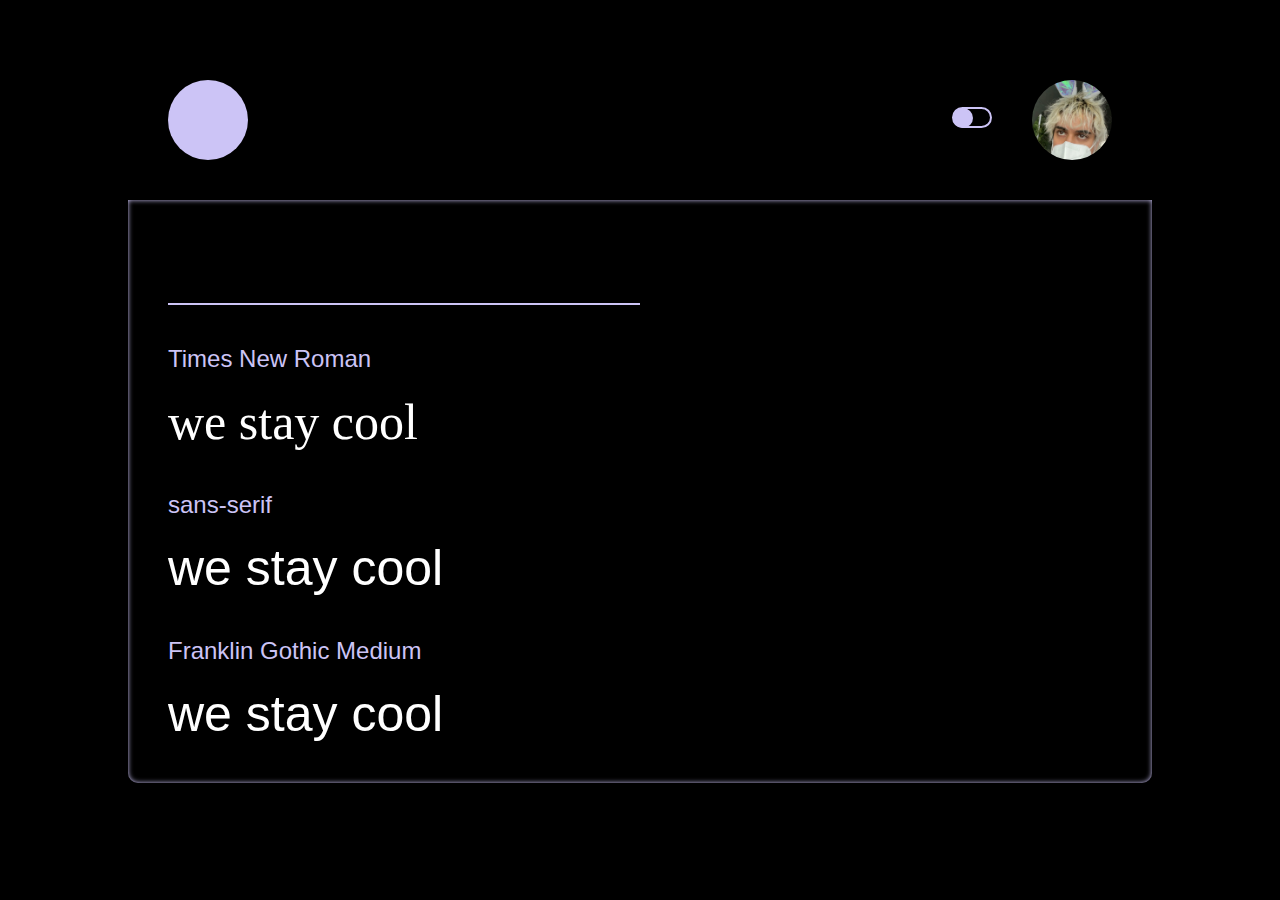
<file: Opdracht 3/index.html>
<!DOCTYPE html>
<html lang="en">
<head>
    <meta charset="UTF-8">
    <meta name="viewport" content="width=device-width, initial-scale=1.0">
    <title>M5.03</title>
    <link rel="icon" href="img/avan.webp">
    <script src="js/846de9e07b.js"></script>
    <link rel="stylesheet" href="css/style.css">
    <script src="js/script.js" defer></script>
</head>
<body>
    <header class="header">
        <figure class="header__logo">
            <i class="fa-solid fa-pen"></i>
        </figure>
        <div class="header__rightWrapper">
            <label id="js--toggle" for="toggle" class="toggle">
                <input id="toggle" type="checkbox" class="toggle__input">
            </label>
            <figure class="header__avatar">
                <img class="header__img" src="img/avan.webp" alt="">
            </figure>
        </div>
    </header>
    <article class="showcase">
        <input id="js--input" type="text" class="showcase__input">
        <section class="showcase__section">
            <div class="showcase__wrapper">
            <h3 class="showcase__font">Times New Roman</h3>
            <button class="heart">
                <i class="fa-regular fa-heart heart__logo"></i>
            </button>
            </div>
            <h2 id="js--cursive" class="showcase__output showcase__output--cursive">we stay cool</h2>
        </section>
        <section class="showcase__section">
            <div class="showcase__wrapper">
            <h3 class="showcase__font">sans-serif</h3>
            <button class="heart">
                <i class="fa-regular fa-heart heart__logo"></i>
            </button>
            </div>
            <h2 id="js--sansserif" class="showcase__output showcase__output--sansSerif">we stay cool</h2>
        </section>
        <section class="showcase__section">
            <div class="showcase__wrapper">
            <h3 class="showcase__font">Franklin Gothic Medium</h3>
            <button class="heart">
                <i class="fa-regular fa-heart heart__logo"></i>
            </button>
            </div>
            <h2 id="js--serif" class="showcase__output showcase__output--serif">we stay cool</h2>
        </section>
    </article>
</body>
</html>
</file>
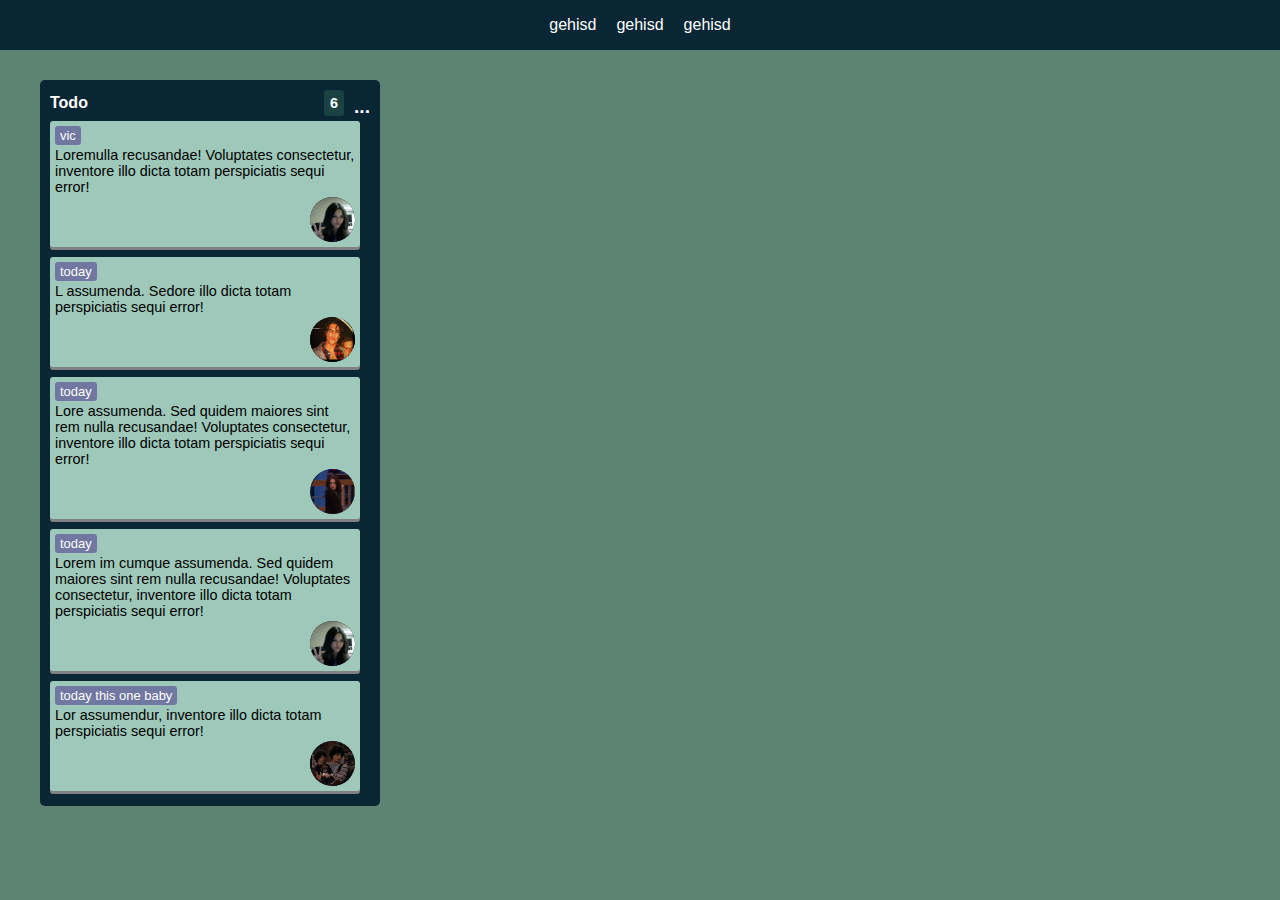
<file: Opdracht 5/index.html>
<!DOCTYPE html>
<html lang="en">
<head>
    <meta charset="UTF-8">
    <meta name="viewport" content="width=device-width, initial-scale=1.0">
    <title>trellie</title>
    <link rel="stylesheet" href="css/style.css">
    <script defer src="js/script.js"></script>
</head>
<body>
    <header class="header">
        <nav class="header__list">
            <li class="header__listItem">gehisd</li>
            <li class="header__listItem">gehisd</li>
            <li class="header__listItem">gehisd</li>
        </nav>
    </header>
    <main class="main">
    </main>
</body>
</html>
</file>
<file: Opdracht 3/css/style.css>
*, *::before, *::after {
  margin: 0;
  padding: 0;
  box-sizing: border-box;
}

html {
  font-size: 62.5%;
}

body {
  font-size: 2rem;
}

*:focus {
  outline: 0.2rem solid #ccc4f6 !important;
}

body {
  background: #000000;
  min-height: 100vh;
  display: flex;
  justify-content: center;
  align-items: center;
  flex-direction: column;
  justify-content: flex-start;
  padding: 4rem;
  font-family: sans-serif;
  color: white;
}

@keyframes popup {
  from {
    opacity: 0;
    transform: translateY(2rem);
  }
  to {
    opacity: 1;
    transform: translatey(0rem);
  }
}
@keyframes colorChange {
  from {
    opacity: 0;
  }
  to {
    opacity: 1;
  }
}
.header {
  width: 80vw;
  min-height: 15rem;
  display: flex;
  align-items: center;
  justify-content: space-between;
  background: #000000;
  padding: 4rem;
  border-top-right-radius: 1rem;
  border-top-left-radius: 1rem;
  max-width: 150rem;
  animation-name: popup;
  animation-duration: 0.8s;
  animation-timing-function: cubic-bezier(0.19, 1, 0.22, 1);
}
.header__logo {
  font-size: 200%;
  border-radius: 50%;
  color: #000000;
  background: #ccc4f6;
  width: 8rem;
  height: 8rem;
  display: flex;
  justify-content: center;
  align-items: center;
}
.header__logo:hover {
  color: #ccc4f6;
  background: transparent;
  transform: rotate(360deg);
  transition: 0.2s all;
  transition-timing-function: linear;
  transition: 0.2s all;
}
.header__rightWrapper {
  display: flex;
  align-items: center;
  gap: 4rem;
}
.header__avatar {
  width: 8rem;
  height: 8rem;
  border-radius: 50%;
}
.header__avatar:hover {
  transform: rotate(360deg);
  transition: 0.8s all;
  transition-timing-function: linear;
  transition: 0.2s all;
}
.header__img {
  width: 100%;
  height: 100%;
  object-fit: cover;
  border-radius: 50%;
}

.showcase {
  width: 80vw;
  display: flex;
  flex-direction: column;
  justify-content: space-between;
  padding: 4rem;
  gap: 4rem;
  background: #000000;
  border-bottom-right-radius: 1rem;
  border-bottom-left-radius: 1rem;
  box-shadow: inset 0 0 0.5rem 0 #ccc4f6;
  max-width: 150rem;
  animation-name: popup;
  animation-duration: 0.8s;
  animation-timing-function: cubic-bezier(0.19, 1, 0.22, 1);
}
.showcase__input {
  font-size: 100%;
  padding: 2rem;
  padding-left: 0;
  width: 50%;
  border: none;
  background: none;
  border-bottom: 0.2rem solid #ccc4f6;
  color: white;
}
.showcase__input:focus {
  outline: none !important;
}
.showcase__section {
  display: flex;
  flex-direction: column;
  gap: 2rem;
}
.showcase__wrapper {
  display: flex;
  gap: 2rem;
  align-items: center;
}
.showcase__font {
  font-size: 120%;
  font-weight: 400;
  color: #ccc4f6;
}
.showcase__output {
  font-size: 250%;
}
.showcase__output--cursive {
  font-weight: 400;
  font-family: "Times New Roman", Times, serif;
}
.showcase__output--sansSerif {
  font-weight: 400;
  font-family: sans-serif;
}
.showcase__output--serif {
  font-weight: 400;
  font-family: "Franklin Gothic Medium", "Arial Narrow", Arial, sans-serif;
}

.toggle__input {
  appearance: none;
  width: 4rem;
  height: 2.1rem;
  border-radius: 5rem;
  position: relative;
  border: 0.2rem solid #ccc4f6;
  background: #000000;
}
.toggle__input:hover {
  cursor: pointer;
}
.toggle__input::after {
  content: "";
  position: absolute;
  width: 2rem;
  height: 2rem;
  background: #ccc4f6;
  border-radius: 50%;
  top: 50%;
  left: 25%;
  transform: translate(-50%, -50%);
  transition: 0.4s;
}
.toggle__input:focus:after {
  outline: 0.2rem solid #9c7aea;
}
.toggle__input:checked {
  background: #9c7aea;
}
.toggle__input:checked::after {
  left: 80%;
}

@media screen and (max-width: 62.5rem) {
  body {
    padding: 1rem;
  }
  .showcase, header {
    width: calc(100vw - 1rem - 1rem);
  }
  .showcase__input {
    width: 80%;
  }
}
@media screen and (max-width: 37.5rem) {
  body {
    font-size: 1.6rem;
  }
  .header {
    flex-direction: column;
    gap: 4rem;
  }
  .header__rightWrapper {
    flex-direction: column;
  }
  .showcase__input {
    width: 100%;
  }
}
.heart {
  background: none;
  border: none;
  font-size: 120;
  color: #ccc4f6;
}
.heart__logo {
  font-size: 120%;
}
.heart__logo:hover {
  cursor: pointer;
}
.heart__logo.fa-solid {
  color: #ccc4f6;
}

.lightmode {
  background: #DCD6F7;
  color: #424874;
  animation-name: colorChange;
  animation-duration: 0.9s;
  animation-timing-function: cubic-bezier(0.19, 1, 0.22, 1);
}

.lightmode__header {
  background: #F4EEFF;
  color: #424874;
  animation-name: colorChange;
  animation-duration: 0.9s;
  animation-timing-function: cubic-bezier(0.19, 1, 0.22, 1);
}
.lightmode__header > figure {
  background: #424874;
  color: #DCD6F7;
}
.lightmode__header > figure:hover {
  color: #424874;
}

.lightmode__showcase {
  background: #F4EEFF;
  box-shadow: inset 0 0 0.5rem 0 #DCD6F7;
  animation-name: colorChange;
  animation-duration: 0.9s;
  animation-timing-function: cubic-bezier(0.19, 1, 0.22, 1);
}
.lightmode__showcase > input {
  border-bottom: 0.2rem solid #DCD6F7;
  color: #424874;
}
.lightmode__showcase h2 {
  color: #424874;
}
.lightmode__showcase h3 {
  color: #424874;
}
.lightmode__showcase i {
  color: #424874;
}
.lightmode__showcase i.fa-solid {
  color: #424874;
}

/*# sourceMappingURL=style.css.map */
</file>
<file: Opdracht 5/css/style.css>
*, *::before, *::after {
  margin: 0;
  padding: 0;
  box-sizing: border-box;
}

html {
  font-size: 62.5%;
}

body {
  max-height: 100vh;
  background: #5C8374;
  font-size: 1.6rem;
  font-family: sans-serif;
  color: white;
  display: flex;
  overflow-y: hidden;
}

.main {
  display: flex;
  gap: 4rem;
  padding: 4rem;
}

::-webkit-scrollbar {
  background: #1B4242;
  border-radius: 1rem;
  width: 1rem;
}

::-webkit-scrollbar-thumb {
  background: #9EC8B9;
  border-radius: 1rem;
}

.tasks {
  background: #092635;
  width: 34rem;
  padding: 1rem;
  border-radius: 0.5rem;
  flex-shrink: 0;
  height: max-content;
  margin-top: 4rem;
}
.tasks__header {
  display: flex;
  align-items: center;
  justify-content: space-between;
  margin-bottom: 0.5rem;
}
.tasks__header--h2 {
  font-size: 100%;
  font-weight: 700;
}
.tasks__headerWrapper {
  display: flex;
  gap: 1rem;
  align-items: flex-end;
}
.tasks__headerWrapper--number {
  background: #1B4242;
  font-size: 90%;
  padding: 0.5rem 0.6rem;
  font-weight: 700;
  border-radius: 0.3rem;
}
.tasks__headerWrapper--edit {
  border: none;
  background: none;
  color: white;
  font-weight: 700;
  font-size: 120%;
  font-family: sans-serif;
  line-height: 1;
}
.tasks__headerWrapper--edit:hover {
  cursor: pointer;
}
.tasks__list {
  list-style: none;
  display: flex;
  flex-direction: column;
  gap: 1rem;
  height: 75vh;
  overflow-y: scroll;
  scroll-behavior: smooth;
  padding: 0 1rem 0 0;
}
.tasks__listItem {
  display: flex;
  flex-direction: column;
  background: #9EC8B9;
  color: black;
  font-size: 90%;
  padding: 0.5rem;
  border-radius: 0.3rem;
  gap: 0.2rem;
  box-shadow: 0 0.3rem 0 0 gray;
}
.tasks__listItem--label {
  background: #7077A1;
  width: max-content;
  padding: 0.2rem 0.5rem;
  border-radius: 0.3rem;
  color: white;
  font-size: 90%;
}
.tasks__listItem--figure {
  width: 100%;
  height: 4.5rem;
  display: flex;
  justify-content: end;
  position: relative;
}
.tasks__listItem--figureInitials {
  background: rgb(20, 20, 49);
  color: white;
  width: 4.5rem;
  height: 4.5rem;
  border-radius: 50%;
  display: flex;
  justify-content: center;
  align-items: center;
}
.tasks__listItem--figureImage {
  position: absolute;
  height: 4.5rem;
  object-fit: contain;
  border-radius: 50%;
}
.tasks__listItem--figureImage:hover {
  cursor: pointer;
  opacity: 0;
  transition: 0.3s;
}

.header {
  background: #092635;
  width: 100%;
  height: 5rem;
  position: fixed;
}
.header__list {
  display: flex;
  justify-content: center;
  align-items: center;
  gap: 2rem;
  list-style: none;
  height: 100%;
}

/*# sourceMappingURL=style.css.map */
</file>
